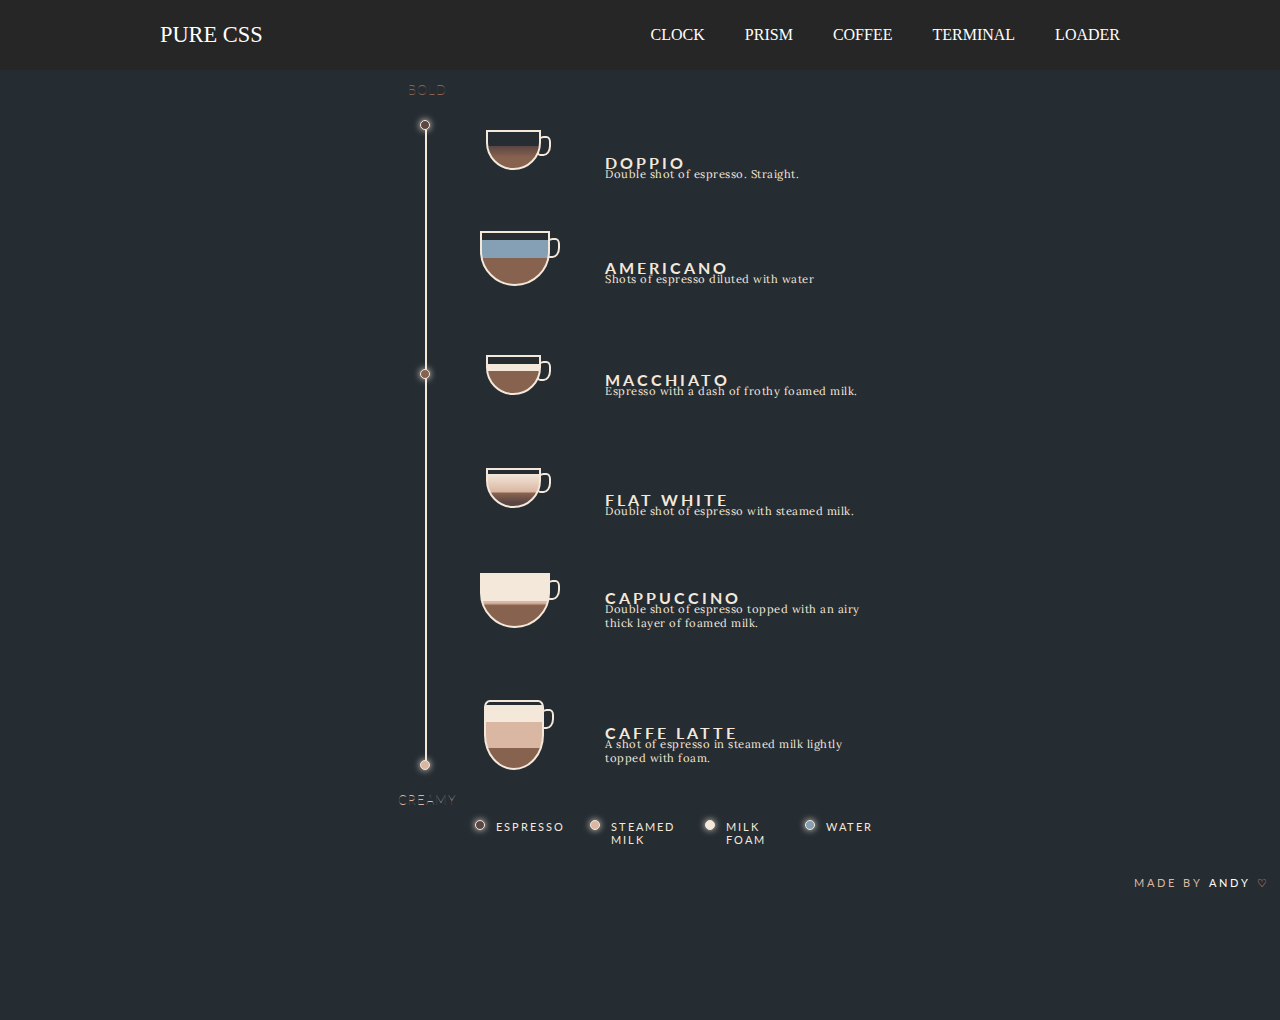
<file: coffee.html>
<!DOCTYPE html>
<html lang="en">

<head>
  <meta charset="UTF-8">
  <meta name="viewport" content="width=device-width, initial-scale=1.0">
  <link rel="stylesheet" href="coffee.css">
  <link rel="stylesheet" href="menu.css">
  <title>Coffee</title>
</head>

<body>
  <section class="navigation">
    <div class="nav-container">
      <div class="brand">
        <a href="index.html">PURE CSS </a>
      </div>
      <nav>
        <div class="nav-mobile"><a id="nav-toggle" href="#!"><span></span></a></div>
        <ul class="nav-list">
          <li>
            <a href="index.html">Clock</a>
          </li>
          <li>
            <a href="prism.html">Prism</a>
          </li>
          <li>
            <a href="coffee.html">Coffee</a>
          </li>
          <li>
            <a href="terminal.html">Terminal</a>
          </li>
          <li>
            <a href="loader.html">Loader</a>
          </li>
        </ul>
      </nav>
    </div>
  </section>
  <div class="container">
    <div class="bar">
      <div class="bold">
        <h3>Bold</h3>
      </div>
      <div class="circle top"></div>
      <div class="circle middle"></div>
      <div class="circle bottom"></div>
      <div class="creamy">
        <h3>Creamy</h3>
      </div>
    </div>
    <div class="coffee-cups">
      <div class="cup-small doppio">
        <div class="handle"></div>
      </div>
      <div class="cup americano">
        <div class="handle"></div>
      </div>
      <div class="cup-small macchiato">
        <div class="handle"></div>
      </div>
      <div class="cup-small flatwhite">
        <div class="handle"></div>
      </div>
      <div class="cup cappuccino">
        <div class="handle"></div>
      </div>
      <div class="cup-long latte">
        <div class="handle"></div>
        <div class="bottom-handle"></div>
      </div>
    </div>
    <div class="info">
      <div class="first">
        <h1>doppio</h1>
        <p>Double shot of espresso. Straight.</p>
      </div>
      <div class="second">
        <h1>americano</h1>
        <p>Shots of espresso diluted with water</p>
      </div>
      <div class="third">
        <h1>Macchiato</h1>
        <p>Espresso with a dash of frothy foamed milk.</p>
      </div>
      <div class="fourth">
        <h1>Flat White</h1>
        <p>Double shot of espresso with steamed milk.</p>
      </div>
      <div class="fifth">
        <h1>Cappuccino</h1>
        <p>Double shot of espresso topped with an airy thick layer of foamed milk.</p>
      </div>
      <div class="sixth">
        <h1>Caffe Latte</h1>
        <p>A shot of espresso in steamed milk lightly topped with foam.</p>
      </div>

    </div>
  </div>

  <div class="key">
    <div class="circle espresso">
      <p class="small">espresso</p>
    </div>
    <div class="circle milk">
      <p class="small">steamed milk</p>
    </div>
    <div class="circle foam">
      <p class="small">milk foam</p>
    </div>
    <div class="circle water">
      <p class="small">water</p>
    </div>
  </div>

  <footer>
    <p>made by <a href="https://codepen.io/juliepark"> Andy</a> ♡
  </footer>

  <script src="menu.js"></script>
  <script src="https://cdnjs.cloudflare.com/ajax/libs/jquery/2.1.3/jquery.min.js"></script>
</body>

</html>
</file>
<file: coffee.css>
@import url('https://fonts.googleapis.com/css?family=Lato|Lora');
html {
  display: grid;
  min-height: 100%;
}

* {
  margin: 0;
  padding: 0;
  box-sizing: border-box;
}

body {
  background: #252c32;
  display: grid;
}

h3 {
  font-size: 0.8em;
  letter-spacing: 1px;
  font-weight: 100;
}

.container {
  font-family: 'Lato', sans-serif;
  text-transform: uppercase;
  padding-top: 30px;
  position: relative;
  margin: auto;
  overflow: hidden;
  width: 500px;
  height: 750px;
}

.bar {
  position: absolute;
  height: 85%;
  width: 2px;
  left: 7%;
  top: 7.5%;
  background: #f4e8da;
}

.circle {
  width: 10px;
  height: 10px;
  position: absolute;
  border-radius: 50%;
  left: -5px;
  border: 1px solid #f4e8da;
  box-shadow: 0px 0px 7px #f4e8da;
}

.top {
  background: #5b4644;
  top: -1%;
}

.middle {
  background: #87624f;
  top: 38%;
}

.bottom {
  background: #dab7a3;
  bottom: -1%;
}

.bold {
  color: #87624f;
  position: absolute;
  top: -7%;
  left: -17px;
}

.creamy {
  color: #dab7a3;
  position: absolute;
  bottom: -7%;
  left: -27px;
}

.info {
  width: 55%;
  height: 100%;
  position: absolute;
  left: 43%;
}

.coffee-cups {
  width: 40%;
  height: 100%;
  position: absolute;
  left: 10%;
  top: 3%;
}

.handle {
  position: absolute;
  height: 20px;
  width: 15px;
  background: transparent;
  border-radius: 50% 30%;
  left: 95%;
  top: 10%;
  z-index: -1;
  border: 2px solid #f4e8da;
}

.cup {
  position: absolute;
  width: 70px;
  height: 55px;
  background: #252c32;
  border: 2px solid #f4e8da;
  border-radius: 0 0 5rem 5rem;
  left: 20%;
}

.cup-small {
  position: absolute;
  width: 55px;
  height: 40px;
  background: #252c32;
  border: 2px solid #f4e8da;
  border-radius: 0 0 5rem 5rem;
  left: 23%;
}

.cup-long {
  position: absolute;
  width: 60px;
  height: 70px;
  background: #252c32;
  border: 2px solid #f4e8da;
  border-radius: 10% 10% 50% 50%;
  left: 22%;
}

.doppio {
  top: 5%;
  background: linear-gradient(to bottom, #252c32 40%, #5b4644 40%, #87624f 70%);
}

.americano {
  top: 18.5%;
  background: linear-gradient(
    to bottom,
    #252c32 13%,
    #859fb5 13%,
    #859fb5 50%,
    #87624f 50%
  );
}

.macchiato {
  top: 35%;
  background: linear-gradient(
    to bottom,
    #252c32 20%,
    #f4e8da 20%,
    #f4e8da 40%,
    #87624f 40%
  );
}

.flatwhite {
  top: 50%;
  background: linear-gradient(
    to bottom,
    #252c32 10%,
    #f4e8da 10%,
    #dab7a3 60%,
    #87624f 65%,
    #5b4644 90%
  );
}

.cappuccino {
  top: 64%;
  background: linear-gradient(
    to bottom,
    #f4e8da 50%,
    #dab7a3 50%,
    #dab7a3 55%,
    #87624f 60%
  );
}

.latte {
  top: 81%;
  background: linear-gradient(
    to bottom,
    #252c32 5%,
    #f4e8da 5%,
    #f4e8da 30%,
    #dab7a3 30%,
    #dab7a3 70%,
    #87624f 70%
  );
}

h1 {
  color: #f4e8da;
  font-size: 1em;
  letter-spacing: 3px;
}

p {
  color: #f4e8da;
  font-family: 'Lora', serif;
  text-transform: none;
  font-size: 0.7em;
  letter-spacing: 0.5px;
  margin-top: -5px;
}

.first,
.second,
.third,
.fourth,
.fifth,
.sixth {
  position: absolute;
}

.first {
  top: 7%;
}

.second {
  top: 21%;
}

.third {
  top: 36%;
}

.fourth {
  top: 52%;
}

.fifth {
  top: 65%;
}

.sixth {
  top: 83%;
}

.small {
  margin-left: 20px;
  margin-top: -1px;
  font-family: 'Lato', sans-serif;
  text-transform: uppercase;
  letter-spacing: 2px;
}

.key {
  position: relative;
  margin: auto;
  width: 500px;
  height: 200px;
}

.espresso {
  background: #5b4644;
  position: absolute;
  left: 17%;
}

.milk {
  background: #dab7a3;
  position: absolute;
  left: 40%;
}

.foam {
  background: #f4e8da;
  position: absolute;
  left: 63%;
}

.water {
  background: #859fb5;
  position: absolute;
  left: 83%;
}

footer {
  position: absolute;
  bottom: 0;
  right: 0;
  text-align: center;
  font-size: 1em;
  text-transform: uppercase;
  padding: 10px;
  color: #ea7996;
}
footer p {
  text-transform: uppercase;
  color: #dab7a3;
  font-family: 'Lato', sans-serif;
  letter-spacing: 3px;
}
footer a {
  font-family: 'Lato', sans-serif;
  text-transform: uppercase;
  color: #ffffff;
  text-decoration: none;
}
footer a:hover {
  color: #859fb5;
}
</file>
<file: menu.css>
@charset "UTF-8";
.navigation {
  height: 70px;
  background: #262626;
}

.brand {
  position: absolute;
  padding-left: 20px;
  float: left;
  line-height: 70px;
  text-transform: uppercase;
  font-size: 1.4em;
}
.brand a,
.brand a:visited {
  color: #ffffff;
  text-decoration: none;
}

.nav-container {
  max-width: 1000px;
  margin: 0 auto;
}

nav {
  float: right;
}
nav ul {
  list-style: none;
  margin: 0;
  padding: 0;
}
nav ul li {
  float: left;
  position: relative;
  text-transform: uppercase;
}
nav ul li a,
nav ul li a:visited {
  display: block;
  padding: 0 20px;
  line-height: 70px;
  background: #262626;
  color: #ffffff;
  text-decoration: none;
}
nav ul li a:hover,
nav ul li a:visited:hover {
  background: #2581dc;
  color: #ffffff;
}
nav ul li a:not(:only-child):after,
nav ul li a:visited:not(:only-child):after {
  padding-left: 4px;
  content: ' ▾';
}
nav ul li ul li {
  min-width: 190px;
}
nav ul li ul li a {
  padding: 15px;
  line-height: 20px;
}

.nav-dropdown {
  position: absolute;
  display: none;
  z-index: 1;
  box-shadow: 0 3px 12px rgba(0, 0, 0, 0.15);
}

/* Mobile navigation */
.nav-mobile {
  display: none;
  position: absolute;
  top: 0;
  right: 0;
  background: #262626;
  height: 70px;
  width: 70px;
}

@media only screen and (max-width: 798px) {
  .nav-mobile {
    display: block;
  }

  nav {
    width: 100%;
    padding: 70px 0 15px;
  }
  nav ul {
    display: none;
  }
  nav ul li {
    float: none;
  }
  nav ul li a {
    padding: 15px;
    line-height: 20px;
  }
  nav ul li ul li a {
    padding-left: 30px;
  }

  .nav-dropdown {
    position: static;
  }
}
@media screen and (min-width: 799px) {
  .nav-list {
    display: block !important;
  }
}
#nav-toggle {
  position: absolute;
  left: 18px;
  top: 22px;
  cursor: pointer;
  padding: 10px 35px 16px 0px;
}
#nav-toggle span,
#nav-toggle span:before,
#nav-toggle span:after {
  cursor: pointer;
  border-radius: 1px;
  height: 5px;
  width: 35px;
  background: #ffffff;
  position: absolute;
  display: block;
  content: '';
  transition: all 300ms ease-in-out;
}
#nav-toggle span:before {
  top: -10px;
}
#nav-toggle span:after {
  bottom: -10px;
}
#nav-toggle.active span {
  background-color: transparent;
}
#nav-toggle.active span:before,
#nav-toggle.active span:after {
  top: 0;
}
#nav-toggle.active span:before {
  transform: rotate(45deg);
}
#nav-toggle.active span:after {
  transform: rotate(-45deg);
}

article {
  max-width: 1000px;
  margin: 0 auto;
  padding: 10px;
}
</file>
